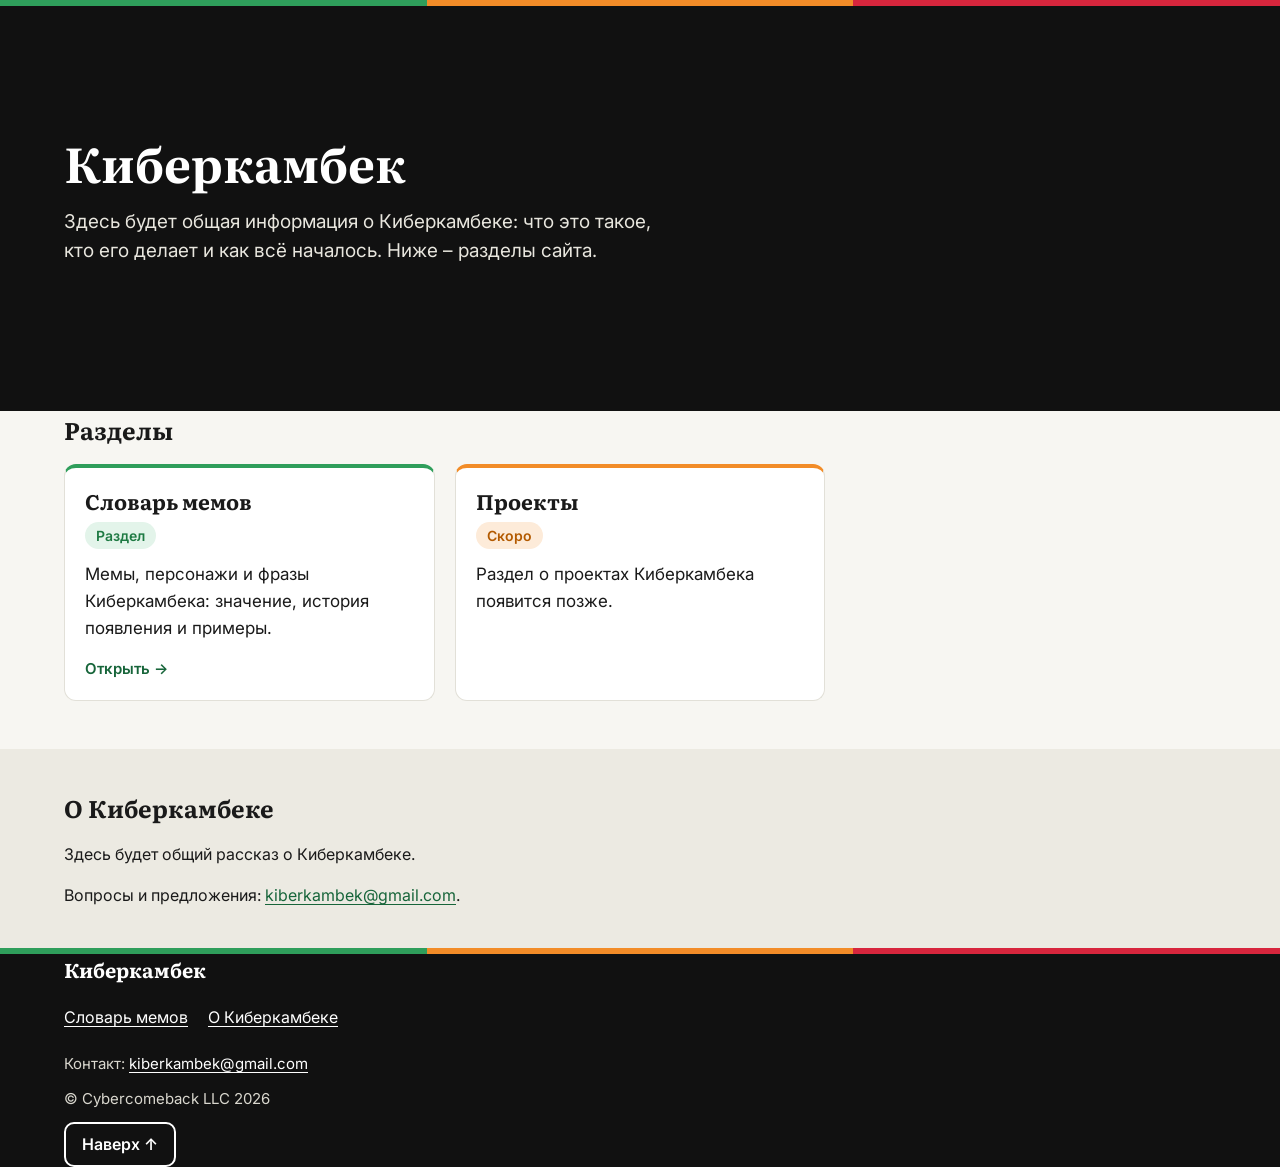
<file: index.html>
<!DOCTYPE html>
<html lang="ru">
<head>
  <meta charset="utf-8">
  <meta name="viewport" content="width=device-width, initial-scale=1">
  <title>Киберкамбек</title>
  <meta name="description" content="Киберкамбек: общая информация и разделы сайта. Словарь мемов, проекты.">
  <meta name="theme-color" content="#111111">
  <link rel="icon" href="images/favicon.svg" type="image/svg+xml">

  <link rel="preconnect" href="https://fonts.googleapis.com">
  <link rel="preconnect" href="https://fonts.gstatic.com" crossorigin>
  <link rel="stylesheet" href="https://fonts.googleapis.com/css2?family=Inter:wght@400;500;600&family=Literata:wght@500;700&display=swap">
  <link rel="stylesheet" href="css/styles.css">

  <!-- Старые ссылки на словарь (/?q=…, /#ph-001) ведут в /slovar/ -->
  <script>
    (function () {
      var h = location.hash;
      if (location.search || /^#ph-\d+/.test(h)) {
        location.replace('slovar/' + location.search + h);
      }
    })();
  </script>
</head>
<body id="top">
  <a class="skip" href="#sections">Перейти к разделам</a>

  <header class="hero">
    <div class="stripe" aria-hidden="true"></div>
    <div class="wrap hero__inner">
      <h1>Киберкамбек</h1>
      <p class="hero__lead">Здесь будет общая информация о Киберкамбеке: что это такое, кто его делает и как всё началось. Ниже – разделы сайта.</p>
    </div>
  </header>

  <main>
    <div class="wrap list-section" id="sections">
      <h2>Разделы</h2>
      <ul class="cards">
        <li class="card card--meme">
          <h3 class="card__title"><a class="card__link" href="slovar/">Словарь мемов</a></h3>
          <span class="tag">Раздел</span>
          <p class="meaning">Мемы, персонажи и фразы Киберкамбека: значение, история появления и примеры.</p>
          <p class="more" aria-hidden="true">Открыть →</p>
        </li>
        <li class="card card--sentence">
          <h3 class="card__title">Проекты</h3>
          <span class="tag">Скоро</span>
          <p class="meaning">Раздел о проектах Киберкамбека появится позже.</p>
        </li>
      </ul>
    </div>

    <section class="about" id="about" aria-labelledby="about-title">
      <div class="wrap">
        <h2 id="about-title">О Киберкамбеке</h2>
        <p>Здесь будет общий рассказ о Киберкамбеке.</p>
        <p>Вопросы и предложения: <a class="link" href="mailto:kiberkambek@gmail.com">kiberkambek@gmail.com</a>.</p>
      </div>
    </section>
  </main>

  <footer class="footer">
    <div class="stripe" aria-hidden="true"></div>
    <div class="wrap footer__inner">
      <p class="footer__title">Киберкамбек</p>
      <nav aria-label="Разделы сайта">
        <ul class="footer__nav">
          <li><a href="slovar/">Словарь мемов</a></li>
          <li><a href="#about">О Киберкамбеке</a></li>
        </ul>
      </nav>
      <p class="footer__text">Контакт: <a href="mailto:kiberkambek@gmail.com">kiberkambek@gmail.com</a></p>
      <p class="footer__text">© Cybercomeback LLC 2026</p>
      <a class="to-top" href="#top">Наверх ↑</a>
    </div>
  </footer>
</body>
</html>
</file>
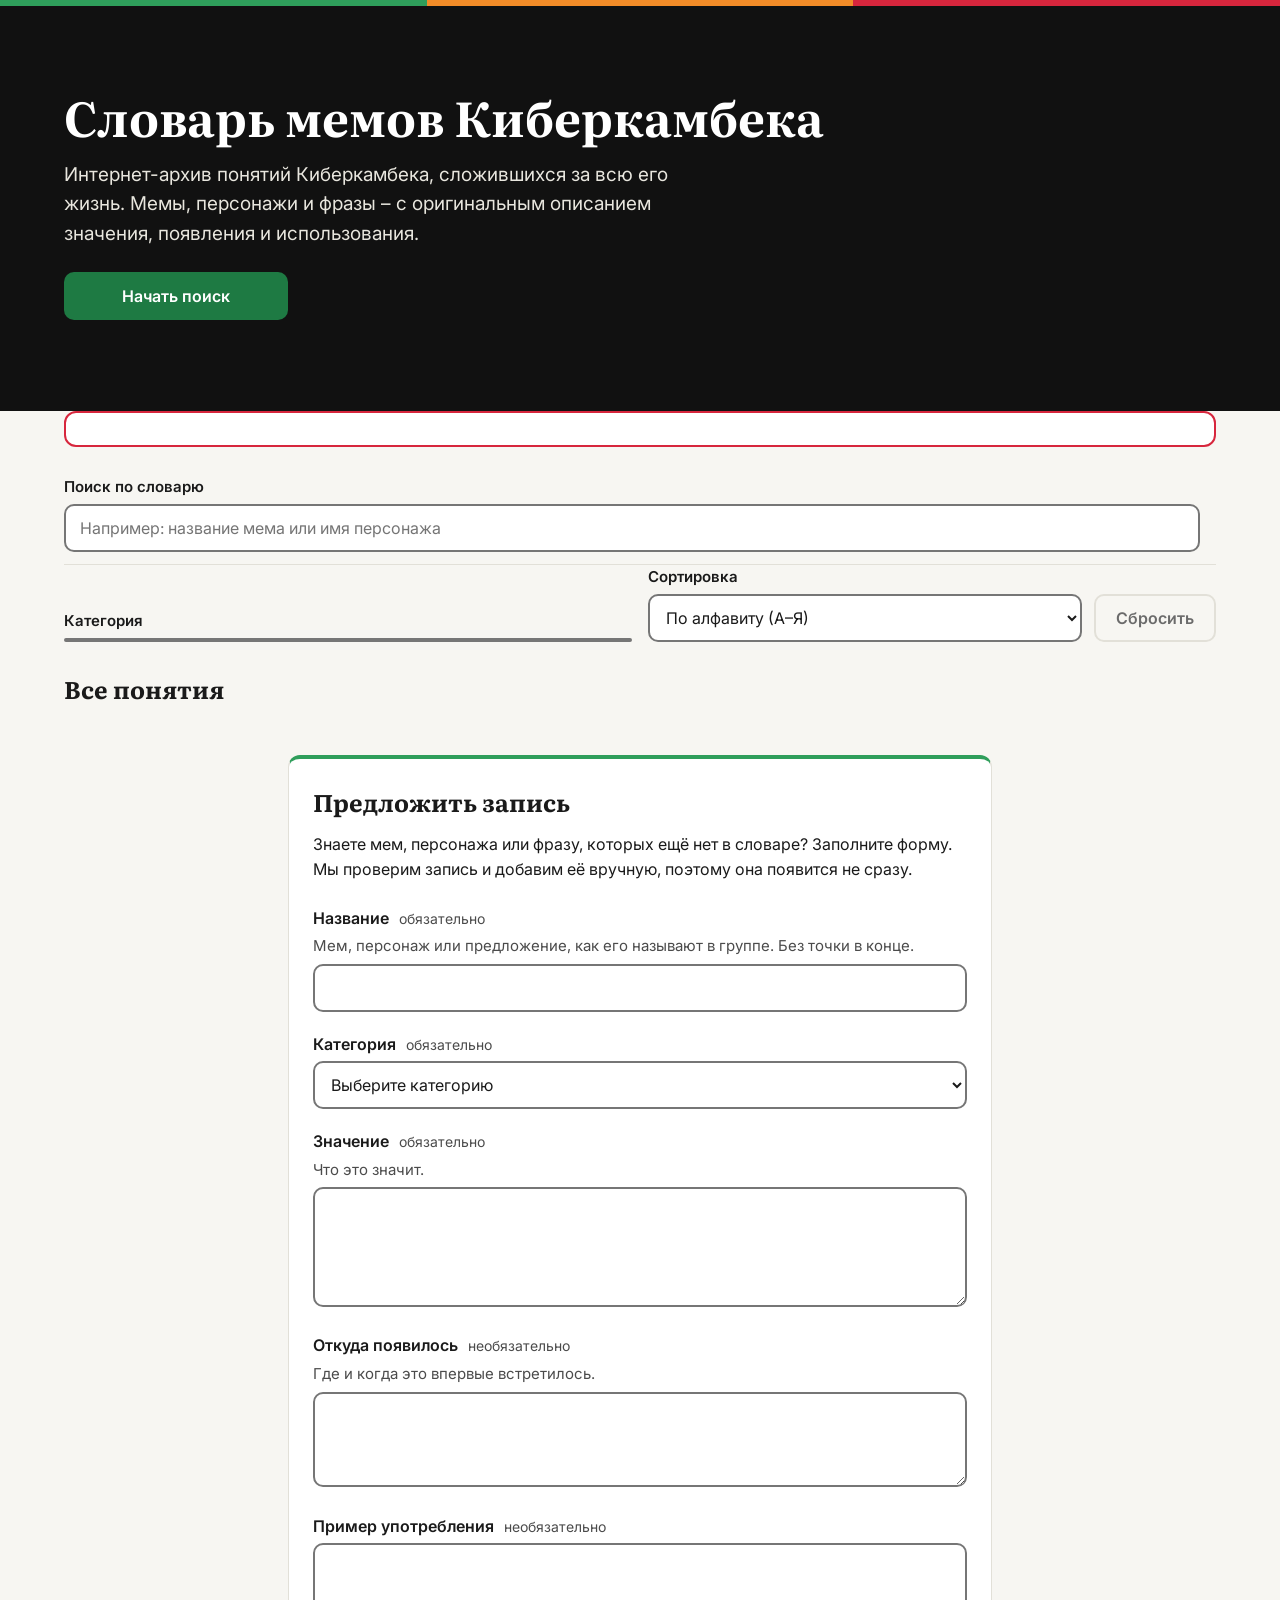
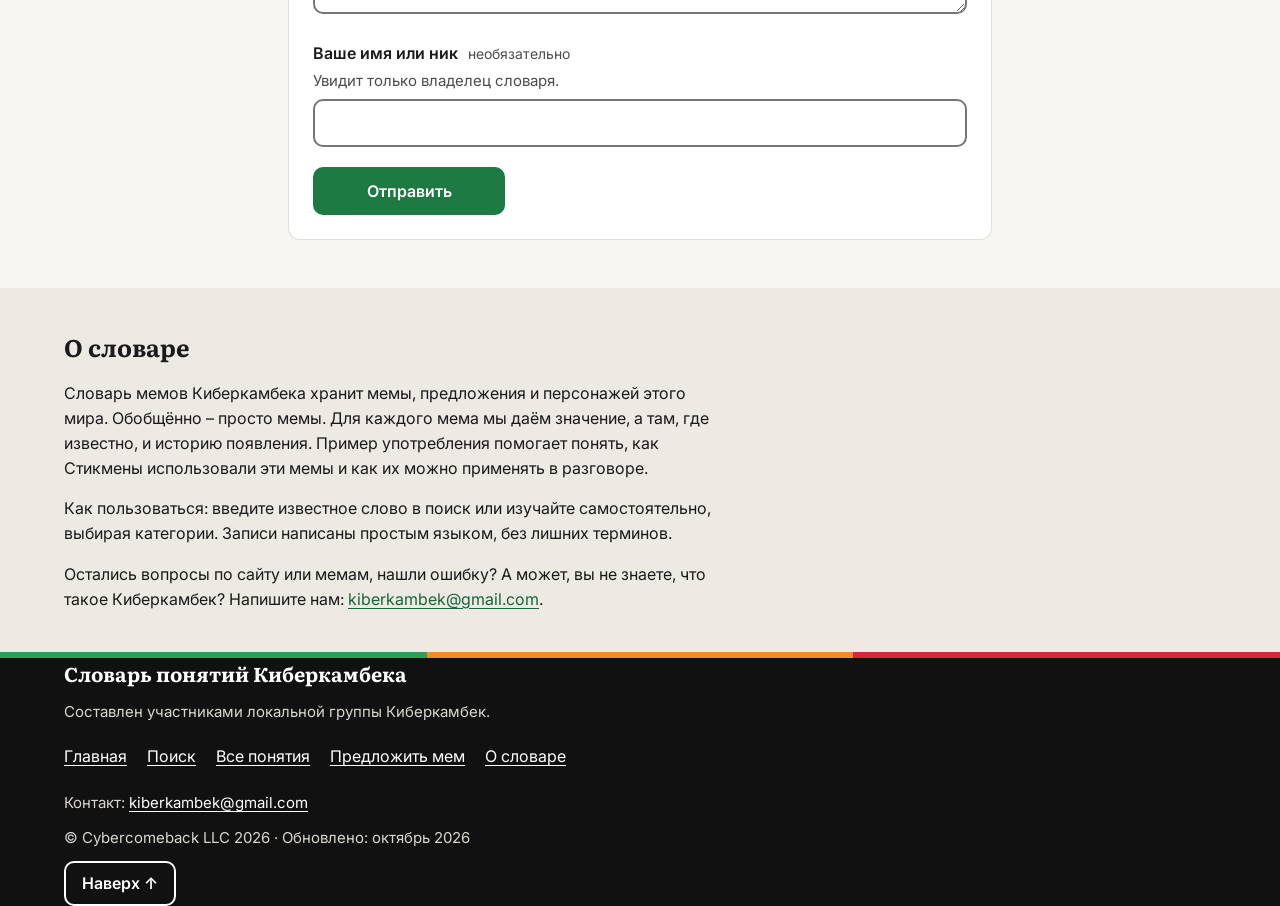
<file: slovar/index.html>
<!DOCTYPE html>
<html lang="ru">
<head>
  <meta charset="utf-8">
  <meta name="viewport" content="width=device-width, initial-scale=1">
  <title>Словарь мемов Киберкамбека</title>
  <meta name="description" content="Мемы, персонажи и предложения Киберкамбека: значения, история появления и примеры.">
  <meta name="theme-color" content="#111111">
  <link rel="icon" href="../images/favicon.svg" type="image/svg+xml">

  <!-- Шрифты: Literata для заголовков, Inter для текста -->
  <link rel="preconnect" href="https://fonts.googleapis.com">
  <link rel="preconnect" href="https://fonts.gstatic.com" crossorigin>
  <link rel="stylesheet" href="https://fonts.googleapis.com/css2?family=Inter:wght@400;500;600&family=Literata:wght@500;700&display=swap">
  <link rel="stylesheet" href="../css/styles.css">
  <script src="js/app.js" defer></script>
</head>
<body id="top">
  <a class="skip" href="#search">Перейти к поиску</a>

  <!-- 2.1 Hero -->
  <header class="hero">
    <div class="stripe" aria-hidden="true"></div>
    <div class="wrap hero__inner">
      <h1>Словарь мемов Киберкамбека</h1>
      <p class="hero__lead">Интернет-архив понятий Киберкамбека, сложившихся за всю его жизнь. Мемы, персонажи и фразы – с оригинальным описанием значения, появления и использования.</p>
      <button type="button" class="btn btn--primary hero__btn" id="start">Начать поиск</button>
      <p class="hero__stats" id="hero-stats"></p>
    </div>
  </header>

  <main>
    <div class="wrap dictionary" id="dictionary">
      <!-- Сообщения о загрузке и ошибках -->
      <div id="status" class="status" role="status">
        <noscript>Для работы словаря нужен включённый JavaScript.</noscript>
      </div>

      <!-- 2.2 Поиск и фильтры -->
      <h2 class="sr-only">Поиск и фильтры</h2>
      <div class="search-bar" role="search">
        <label for="search" class="field-label">Поиск по словарю</label>
        <div class="search-field">
          <input id="search" type="search" placeholder="Например: название мема или имя персонажа" autocomplete="off" spellcheck="false">
          <button type="button" id="clear" class="icon-btn" aria-label="Очистить поиск" hidden>×</button>
        </div>
        <p id="count" class="count" aria-live="polite"></p>
      </div>

      <div class="filters">
        <div>
          <span class="field-label" id="cat-label">Категория</span>
          <div class="segmented" id="categories" role="group" aria-labelledby="cat-label"></div>
        </div>
        <div class="filters__row">
          <div>
            <label for="sort" class="field-label">Сортировка</label>
            <select id="sort">
              <option value="alpha">По алфавиту (А–Я)</option>
              <option value="category">По категории</option>
            </select>
          </div>
          <button type="button" class="btn btn--ghost" id="reset" disabled>Сбросить</button>
        </div>
        <p id="cat-hint" class="hint"></p>
      </div>

      <!-- 2.3 Список записей -->
      <section class="list-section" id="list-section" aria-labelledby="all-title">
        <h2 id="all-title">Все понятия</h2>
        <div id="list"></div>

        <div id="empty" class="empty" hidden>
          <p class="empty__title" id="empty-title"></p>
          <ul>
            <li>Проверьте написание.</li>
            <li>Введите одно слово вместо всей фразы.</li>
            <li>Выберите «Все» в категориях.</li>
          </ul>
          <div class="empty__actions">
            <button type="button" class="btn btn--primary" id="empty-reset">Сбросить фильтры</button>
            <a class="link" id="suggest" href="#about">Предложить запись</a>
          </div>
        </div>
      </section>
    </div>

    <!-- Форма предложения записи (Web3Forms) -->
    <section class="suggest" id="suggest-form" aria-labelledby="suggest-title">
      <div class="wrap">
        <div class="suggest__card">
          <h2 id="suggest-title">Предложить запись</h2>
          <p class="suggest__lead">Знаете мем, персонажа или фразу, которых ещё нет в словаре? Заполните форму. Мы проверим запись и добавим её вручную, поэтому она появится не сразу.</p>

          <form id="proposal" novalidate>
            <!-- Ловушка для ботов: людям не видна -->
            <input type="checkbox" name="botcheck" id="botcheck" class="hp" tabindex="-1" autocomplete="off" hidden>

            <div class="field">
              <label for="f-phrase">Название <span class="req">обязательно</span></label>
              <p class="field__hint" id="f-phrase-hint">Мем, персонаж или предложение, как его называют в группе. Без точки в конце.</p>
              <input type="text" id="f-phrase" name="Название" required minlength="2" maxlength="80" autocomplete="off" aria-describedby="f-phrase-hint f-phrase-error">
              <p class="field__error" id="f-phrase-error" hidden></p>
            </div>

            <div class="field">
              <label for="f-category">Категория <span class="req">обязательно</span></label>
              <select id="f-category" name="Категория" required aria-describedby="f-category-error">
                <option value="" selected disabled>Выберите категорию</option>
                <option value="Мем">Мем</option>
                <option value="Предложение">Предложение</option>
                <option value="Персонаж">Персонаж</option>
              </select>
              <p class="field__error" id="f-category-error" hidden></p>
            </div>

            <div class="field">
              <label for="f-meaning">Значение <span class="req">обязательно</span></label>
              <p class="field__hint" id="f-meaning-hint">Что это значит.</p>
              <textarea id="f-meaning" name="Значение" rows="4" aria-describedby="f-meaning-hint f-meaning-error"></textarea>
              <p class="field__error" id="f-meaning-error" hidden></p>
            </div>

            <div class="field">
              <label for="f-appearing">Откуда появилось <span class="req">необязательно</span></label>
              <p class="field__hint" id="f-appearing-hint">Где и когда это впервые встретилось.</p>
              <textarea id="f-appearing" name="Происхождение" maxlength="1000" rows="3" aria-describedby="f-appearing-hint f-appearing-error"></textarea>
              <p class="field__error" id="f-appearing-error" hidden></p>
            </div>

            <div class="field">
              <label for="f-example">Пример употребления <span class="req">необязательно</span></label>
              <textarea id="f-example" name="Пример" maxlength="1000" rows="2" aria-describedby="f-example-error"></textarea>
              <p class="field__error" id="f-example-error" hidden></p>
            </div>

            <div class="field">
              <label for="f-author">Ваше имя или ник <span class="req">необязательно</span></label>
              <p class="field__hint" id="f-author-hint">Увидит только владелец словаря.</p>
              <input type="text" id="f-author" name="Автор" maxlength="50" autocomplete="nickname" aria-describedby="f-author-hint f-author-error">
              <p class="field__error" id="f-author-error" hidden></p>
            </div>

            <div class="form-status" id="form-status" role="status" aria-live="polite"></div>
            <button type="submit" class="btn btn--primary suggest__btn" id="submit-btn">Отправить</button>
          </form>
        </div>
      </div>
    </section>

    <!-- 2.4 О словаре -->
    <section class="about" id="about" aria-labelledby="about-title">
      <div class="wrap">
        <h2 id="about-title">О словаре</h2>
        <p>Словарь мемов Киберкамбека хранит мемы, предложения и персонажей этого мира. Обобщённо – просто мемы. Для каждого мема мы даём значение, а там, где известно, и историю появления. Пример употребления помогает понять, как Стикмены использовали эти мемы и как их можно применять в разговоре.</p>
        <p>Как пользоваться: введите известное слово в поиск или изучайте самостоятельно, выбирая категории. Записи написаны простым языком, без лишних терминов.</p>
        <p>Остались вопросы по сайту или мемам, нашли ошибку? А может, вы не знаете, что такое Киберкамбек? Напишите нам: <a class="link" data-contact href="#about">[контакт]</a>.</p>
      </div>
    </section>
  </main>

  <!-- 2.5 Footer -->
  <footer class="footer">
    <div class="stripe" aria-hidden="true"></div>
    <div class="wrap footer__inner">
      <p class="footer__title">Словарь понятий Киберкамбека</p>
      <p class="footer__text">Составлен участниками локальной группы Киберкамбек.</p>
      <nav aria-label="Разделы сайта">
        <ul class="footer__nav">
          <li><a href="../">Главная</a></li>
          <li><a href="#search">Поиск</a></li>
          <li><a href="#all-title">Все понятия</a></li>
          <li><a href="#suggest-form">Предложить мем</a></li>
          <li><a href="#about">О словаре</a></li>
        </ul>
      </nav>
      <p class="footer__text">Контакт: <a data-contact href="#about">[контакт]</a></p>
      <p class="footer__text">© Cybercomeback LLC 2026 · Обновлено: <span data-updated>[месяц и год]</span></p>
      <a class="to-top" href="#top">Наверх ↑</a>
    </div>
  </footer>
</body>
</html>
</file>
<file: css/styles.css>
/* ===== Переменные: палитру можно поменять здесь ===== */
:root {
  --bg: #F7F6F2;
  --card: #FFFFFF;
  --text: #1A1A1A;
  --muted: #4B4B4B;
  --line: #E2E0D8;
  --control-line: #767676;   /* рамки полей и кнопок, контраст не ниже 3:1 */
  --dark: #111111;
  --calm: #ECEAE2;           /* фон блока «О словаре» */

  --green: #2F9E5B;          /* декор */
  --green-text: #1E7A43;     /* кнопки с белым текстом */
  --link: #17653A;           /* ссылки на светлом фоне */
  --red: #D7263D;
  --orange: #F28C28;

  --meme-bg: #E3F4EA;  --meme-fg: #1E7A43;
  --sent-bg: #FDEBD9;  --sent-fg: #B35A00;
  --char-bg: #FBE3E6;  --char-fg: #B0182C;

  --font-head: "Literata", Georgia, "Times New Roman", serif;
  --font-ui: "Inter", system-ui, -apple-system, "Segoe UI", Roboto, Arial, sans-serif;
  --max: 1200px;
}

/* ===== База ===== */
*, *::before, *::after { box-sizing: border-box; }
html { font-size: 100%; -webkit-text-size-adjust: 100%; scroll-behavior: smooth; }
body { margin: 0; background: var(--bg); color: var(--text); font: 1rem/1.55 var(--font-ui); }
[hidden] { display: none !important; }
h1, h2, h3, h4 { font-family: var(--font-head); margin: 0; }
p { margin: 0; }

.wrap { width: 100%; max-width: var(--max); margin: 0 auto; padding: 0 1rem; }
.sr-only { position: absolute; width: 1px; height: 1px; overflow: hidden; clip: rect(0 0 0 0); white-space: nowrap; }

/* Видимый фокус для клавиатуры */
:focus-visible { outline: 3px solid var(--green-text); outline-offset: 2px; }
.hero :focus-visible, .footer :focus-visible { outline-color: var(--orange); }

.skip { position: absolute; left: 1rem; top: -4rem; z-index: 20; background: #fff; color: var(--text); padding: .75rem 1rem; border-radius: 8px; }
.skip:focus { top: 1rem; }

.link { color: var(--link); text-decoration: underline; text-underline-offset: 3px; }

/* Полоса из трёх фирменных цветов */
.stripe { height: 6px; background: linear-gradient(90deg, var(--green) 0 33.33%, var(--orange) 33.33% 66.66%, var(--red) 66.66% 100%); }

/* ===== Кнопки ===== */
.btn { min-height: 48px; padding: .6rem 1.25rem; border: 2px solid transparent; border-radius: 10px; font: 600 1rem var(--font-ui); cursor: pointer; }
.btn--primary { background: var(--green-text); color: #fff; }
.btn--primary:hover { background: #185F36; }
.btn--ghost { background: transparent; color: var(--text); border-color: var(--control-line); }
.btn--ghost:hover:not(:disabled) { background: #fff; }
.btn:disabled { color: #6B6B6B; border-color: var(--line); cursor: not-allowed; }

/* ===== Hero ===== */
.hero { background: var(--dark); color: #fff; }
.hero__inner { padding-top: 2.5rem; padding-bottom: 2.5rem; }
.hero h1 { font-size: 1.75rem; line-height: 1.15; font-weight: 700; margin-bottom: 1rem; }
.hero__lead { max-width: 38rem; font-size: 1.0625rem; color: #E8E6DE; margin-bottom: 1.5rem; }
.hero__btn { width: 100%; }
.hero__stats { margin-top: 1rem; font-size: .9375rem; color: #C9C7BE; }

/* ===== Поиск и фильтры ===== */
.dictionary { padding-top: 1.5rem; }
.status:empty { display: none; }
.status { background: #fff; border: 2px solid var(--red); border-radius: 12px; padding: 1rem; margin-bottom: 1rem; }

.search-bar { padding-bottom: .75rem; background: var(--bg); }
.field-label { display: block; font-size: .9375rem; font-weight: 600; margin-bottom: .35rem; }
.search-field { position: relative; }
input[type="search"] {
  width: 100%; min-height: 48px; padding: .6rem 3rem .6rem .9rem;
  font: 1rem var(--font-ui); color: var(--text); background: #fff;
  border: 2px solid var(--control-line); border-radius: 10px; -webkit-appearance: none; appearance: none;
}
input[type="search"]::-webkit-search-cancel-button { display: none; }
.icon-btn { position: absolute; right: 2px; top: 2px; width: 44px; height: 44px; border: 0; background: transparent; font-size: 1.75rem; line-height: 1; color: var(--text); cursor: pointer; border-radius: 8px; }
.count { margin-top: .5rem; font-size: .9375rem; color: var(--muted); }

.filters { display: grid; gap: 1rem; }
.filters__row { display: grid; grid-template-columns: 1fr auto; gap: .75rem; align-items: end; }
.hint { font-size: .9375rem; color: var(--muted); }
.hint:empty { display: none; }

/* Переключатель категорий: сетка 2×2 на телефоне, одна строка с 480 px */
.segmented { display: grid; grid-template-columns: repeat(2, 1fr); gap: 2px; background: var(--control-line); border: 2px solid var(--control-line); border-radius: 10px; overflow: hidden; }
.seg { min-height: 48px; padding: .4rem .5rem; border: 0; background: #fff; color: var(--text); font: 500 .9375rem var(--font-ui); cursor: pointer; display: flex; flex-wrap: wrap; align-items: center; justify-content: center; gap: 0 .35em; }
.seg:hover { background: #F1EFE8; }
.seg[aria-pressed="true"] { background: var(--dark); color: #fff; }
.seg[aria-pressed="true"]::before { content: "✓"; }   /* состояние видно не только цветом */
.seg:focus-visible { outline-offset: -3px; }

select {
  width: 100%; min-height: 48px; padding: .5rem .75rem; font: 1rem var(--font-ui); color: var(--text);
  background: #fff; border: 2px solid var(--control-line); border-radius: 10px;
}

/* ===== Список ===== */
.list-section { padding-top: 1.75rem; }
.list-section h2 { font-size: 1.5rem; margin-bottom: 1rem; }
.cards { list-style: none; margin: 0; padding: 0; display: grid; grid-template-columns: minmax(0, 1fr); gap: 1rem; }

.card { --accent: var(--green); --tag-bg: var(--meme-bg); --tag-fg: var(--meme-fg);
  background: var(--card); border: 1px solid var(--line); border-top: 4px solid var(--accent);
  border-radius: 12px; padding: 1rem; scroll-margin-top: 6rem; }
.card--sentence { --accent: var(--orange); --tag-bg: var(--sent-bg); --tag-fg: var(--sent-fg); }
.card--character { --accent: var(--red); --tag-bg: var(--char-bg); --tag-fg: var(--char-fg); }
.card:hover { border-color: #B8B5A9; border-top-color: var(--accent); }
.card:target { outline: 3px solid var(--accent); }

.card__title { font-size: 1.1875rem; line-height: 1.25; font-weight: 700; margin-bottom: .5rem; overflow-wrap: anywhere; }
.tag { display: inline-block; padding: .15rem .7rem; margin-bottom: .75rem; border-radius: 999px; background: var(--tag-bg); color: var(--tag-fg); font-size: .875rem; font-weight: 600; }
.meaning { max-width: 65ch; line-height: 1.6; overflow-wrap: anywhere; }
.label { display: block; font-size: .875rem; font-weight: 600; color: var(--muted); margin-bottom: .15rem; }
.origin, .example { margin-top: .9rem; font-size: .9375rem; overflow-wrap: anywhere; }
.example { padding-left: .75rem; border-left: 3px solid var(--accent); }
mark { background: #FFE9A8; color: inherit; border-radius: 3px; padding: 0 .1em; }

.group { --accent: var(--green); }
.group.card--sentence { --accent: var(--orange); }
.group.card--character { --accent: var(--red); }
.group__title { font-size: 1.25rem; margin: 1.75rem 0 .75rem; padding-bottom: .35rem; border-bottom: 3px solid var(--accent); }
.group:first-child .group__title { margin-top: 0; }

/* Пустое состояние */
.empty { background: #fff; border: 1px dashed var(--control-line); border-radius: 12px; padding: 1.25rem; }
.empty__title { font: 700 1.125rem var(--font-head); margin-bottom: .75rem; overflow-wrap: anywhere; }
.empty ul { margin: 0 0 1rem; padding-left: 1.25rem; }
.empty__actions { display: flex; flex-wrap: wrap; align-items: center; gap: .75rem 1.25rem; }
.empty__actions .link { display: inline-flex; min-height: 44px; align-items: center; }

/* ===== Форма «Предложить запись» ===== */
.suggest { margin-top: 3rem; }
.suggest__card { max-width: 44rem; margin: 0 auto; background: #fff; border: 1px solid var(--line); border-top: 4px solid var(--green); border-radius: 12px; padding: 1rem; }
.suggest h2 { font-size: 1.5rem; margin-bottom: .75rem; }
.suggest__lead { max-width: 65ch; margin-bottom: 1.5rem; }
.field { margin-bottom: 1.25rem; }
.field label { display: block; font-weight: 600; margin-bottom: .25rem; }
.req { font-weight: 400; font-size: .875rem; color: var(--muted); margin-left: .35rem; }
.field__hint { font-size: .9375rem; color: var(--muted); margin-bottom: .4rem; }
.field input[type="text"], .field textarea {
  width: 100%; min-height: 48px; padding: .6rem .8rem; font: 1rem/1.5 var(--font-ui); color: var(--text);
  background: #fff; border: 2px solid var(--control-line); border-radius: 10px;
}
.field textarea { resize: vertical; }
.field select { width: 100%; }
.field [aria-invalid="true"] { border-color: var(--char-fg); }
.field__error { margin-top: .4rem; font-size: .9375rem; font-weight: 600; color: var(--char-fg); }
.counter { margin-top: .25rem; font-size: .875rem; color: var(--muted); text-align: right; }
.form-status { margin-bottom: 1rem; padding: .75rem 1rem; border-radius: 10px; font-weight: 500; }
.form-status:empty { display: none; }
.form-status--ok { background: var(--meme-bg); color: var(--meme-fg); }
.form-status--error { background: var(--char-bg); color: var(--char-fg); }
.suggest__btn { width: 100%; }
@media (min-width: 768px) {
  .suggest__card { padding: 1.5rem; }
  .suggest__btn { width: auto; min-width: 12rem; }
}

/* ===== О словаре ===== */
.about { background: var(--calm); margin-top: 3rem; padding: 2.5rem 0; }
.about h2 { font-size: 1.5rem; margin-bottom: 1rem; }
.about p { max-width: 65ch; margin-bottom: 1rem; }
.about p:last-child { margin-bottom: 0; }

/* ===== Footer ===== */
.footer { background: var(--dark); color: #fff; }
.footer__inner { padding-top: 2rem; padding-bottom: 2rem; display: grid; gap: .75rem; justify-items: start; }
.footer__title { font: 700 1.25rem var(--font-head); }
.footer__text { color: #D9D7CE; font-size: .9375rem; }
.footer a { color: #fff; text-underline-offset: 3px; }
.footer__nav { list-style: none; margin: 0; padding: 0; display: flex; flex-wrap: wrap; gap: .25rem 1.25rem; }
.footer__nav a { display: inline-flex; min-height: 44px; align-items: center; }
.to-top { display: inline-flex; min-height: 44px; align-items: center; padding: .5rem 1rem; border: 2px solid #fff; border-radius: 10px; text-decoration: none; font-weight: 600; }

/* ===== Адаптивность ===== */
@media (min-width: 480px) {
  .segmented { grid-template-columns: repeat(4, 1fr); }
}
@media (min-width: 768px) {
  .wrap { padding: 0 1.5rem; }
  .hero__inner { padding-top: 4rem; padding-bottom: 3.5rem; }
  .hero h1 { font-size: 3rem; }
  .hero__lead { font-size: 1.1875rem; }
  .hero__btn { width: auto; min-width: 14rem; }
  .search-bar { display: grid; grid-template-columns: 1fr auto; column-gap: 1rem; align-items: center; }
  .search-bar .field-label { grid-column: 1 / -1; }
  .count { margin-top: 0; }
  .filters { grid-template-columns: 1fr 1fr; align-items: end; }
  .hint { grid-column: 1 / -1; }
  .cards { grid-template-columns: repeat(2, minmax(0, 1fr)); gap: 1.25rem; }
  .card { padding: 1.25rem; }
  .card__title { font-size: 1.3125rem; }
  .meaning { font-size: 1.0625rem; }
  .origin, .example { font-size: 1rem; }
}
@media (min-width: 1024px) {
  .hero__inner { min-height: min(45vh, 26rem); display: flex; flex-direction: column; justify-content: center; align-items: flex-start; }
  .cards { grid-template-columns: repeat(3, minmax(0, 1fr)); }
  /* Липкая полоса поиска только на десктопе */
  .search-bar { position: sticky; top: 0; z-index: 5; padding: .75rem 0; border-bottom: 1px solid var(--line); }
  .card { scroll-margin-top: 8rem; }
}

/* ===== Карточки-ссылки на странице списка ===== */
.cards .card { position: relative; display: flex; flex-direction: column; }
.cards .card .tag { align-self: flex-start; }
.card__link { color: inherit; text-decoration: none; }
.card__link::after { content: ""; position: absolute; inset: 0; border-radius: 12px; } /* клик по всей карточке */
.card__link:focus-visible { outline: none; }
.card__link:focus-visible::after { outline: 3px solid var(--green-text); outline-offset: 2px; }
.card:hover .card__link { text-decoration: underline; text-underline-offset: 3px; }
.meaning--clamp, .origin--clamp {
  display: -webkit-box; -webkit-box-orient: vertical; overflow: hidden;
  -webkit-line-clamp: 4; line-clamp: 4;
}
.origin--clamp { -webkit-line-clamp: 3; line-clamp: 3; }
.more { margin-top: auto; padding-top: .9rem; font-size: .9375rem; font-weight: 600; color: var(--link); }

/* ===== Страница записи ===== */
.site-head { background: var(--dark); color: #fff; }
.site-head__inner { padding-top: .5rem; padding-bottom: .5rem; }
.site-head__name { display: inline-flex; align-items: center; min-height: 44px; font: 700 1.125rem var(--font-head); color: #fff; text-decoration: none; }
.site-head__name:hover { text-decoration: underline; text-underline-offset: 3px; }
.site-head :focus-visible { outline-color: var(--orange); }

.entry { padding-top: 1rem; padding-bottom: 4cm; }   /* отступ до футера около 4 см */
.crumbs { margin-bottom: .75rem; }
.crumbs .link { display: inline-flex; align-items: center; min-height: 44px; }

/* Карточка слева; галерея справа (десктоп) или под карточкой (телефон, планшет) */
.entry__layout { display: grid; grid-template-columns: minmax(0, 1fr); gap: 1.5rem; align-items: start; }
.entry__card { display: block; width: 100%; max-width: 50rem; margin: 0; padding: 1.25rem; }  /* 52rem + 10% */
.entry__card:hover { border-color: var(--line); border-top-color: var(--accent); }
.entry__title { font-size: 1.75rem; line-height: 1.15; margin-bottom: .6rem; overflow-wrap: anywhere; }

.entry__section { margin-top: 1.5rem; }
.entry__head { display: flex; flex-wrap: wrap; align-items: baseline; gap: .15rem .75rem; margin-bottom: .5rem; }
.entry__head .entry__h { margin-bottom: 0; }
.entry__date { font-size: .9375rem; font-weight: 600; color: var(--muted); }
.entry__h { font-size: 1.1875rem; margin-bottom: .5rem; }
.entry__section p { max-width: 65ch; overflow-wrap: anywhere; }
.entry__section p + p { margin-top: .75rem; }
.entry__section .example { margin-top: 0; font-size: 1rem; }
.entry__section:first-of-type { margin-top: 1rem; }
.entry__sources { line-height: 1.6; }

.entry__aside { min-width: 0; }
.entry__aside .entry__h { margin-bottom: .75rem; }
.gallery { list-style: none; margin: 0; padding: 0; display: grid; gap: 1rem; grid-template-columns: repeat(auto-fill, minmax(min(100%, 14rem), 1fr)); }
.gallery figure { margin: 0; }
.gallery img { display: block; width: 100%; height: auto; border: 1px solid var(--line); border-radius: 8px; background: #fff; }
.gallery figcaption { margin-top: .35rem; font-size: .875rem; color: var(--muted); }

@media (min-width: 768px) {
  .entry__card { padding: 2rem; }
  .entry__title { font-size: 2.5rem; }
  .entry__section p:not(.example):not(.entry__sources) { font-size: 1.0625rem; }
}
@media (min-width: 1024px) {
  .entry__layout--gallery { grid-template-columns: minmax(0, 57.2rem) minmax(14rem, 1fr); gap: 2rem; }
}

/* Если словарь не загрузился, фильтры и список скрываются */
.is-failed .search-bar, .is-failed .filters, .is-failed .list-section { display: none; }

/* ===== Группы ===== */
a.btn { display: inline-flex; align-items: center; justify-content: center; text-decoration: none; }
.filters__views { grid-column: 1 / -1; }
.segmented.segmented--2 { grid-template-columns: repeat(2, 1fr); }
.is-groups .filters__cats, .is-groups .filters__sort { display: none; }
.is-groups .filters__row { grid-template-columns: auto; justify-content: start; }
.filters .chip { grid-column: 1 / -1; justify-self: start; }
.chip { display: inline-flex; align-items: center; min-height: 44px; padding: .4rem .9rem; border: 2px solid var(--control-line); border-radius: 999px; background: #fff; color: var(--text); font: 600 .9375rem var(--font-ui); cursor: pointer; }
.chip:hover { background: #F1EFE8; }
.list-section h2 { scroll-margin-top: 6rem; }

.groups { list-style: none; margin: 0; padding: 0; display: grid; gap: 1rem; }
.group-row { display: grid; grid-template-columns: minmax(0, 1fr); gap: .75rem 1.5rem; background: var(--card); border: 1px solid var(--line); border-left: 6px solid var(--green); border-radius: 12px; padding: 1rem; }
.group-row__head { display: flex; flex-wrap: wrap; align-items: baseline; gap: .25rem 1rem; margin-bottom: .4rem; }
.group-row__title { font-size: 1.3125rem; line-height: 1.25; overflow-wrap: anywhere; }
.group-row__count { font-size: .9375rem; font-weight: 600; color: var(--muted); }
.group-row__desc { max-width: 65ch; overflow-wrap: anywhere; }
.group-row__actions { display: flex; flex-wrap: wrap; gap: .75rem; }
.group-row__actions .btn { flex: 1 1 12rem; }
@media (min-width: 768px) {
  .group-row { grid-template-columns: minmax(0, 1fr) auto; align-items: center; padding: 1.25rem 1.5rem; }
  .group-row__actions { flex-direction: column; }
  .group-row__actions .btn { flex: none; min-width: 12rem; }
}

.entry__groups { margin-top: .25rem; font-size: .9375rem; }
.group-members { margin-top: 2rem; }
.group-members h2 { font-size: 1.5rem; margin-bottom: 1rem; }

@media (prefers-reduced-motion: reduce) {
  html { scroll-behavior: auto; }
  *, *::before, *::after { transition: none !important; animation: none !important; }
}
</file>
